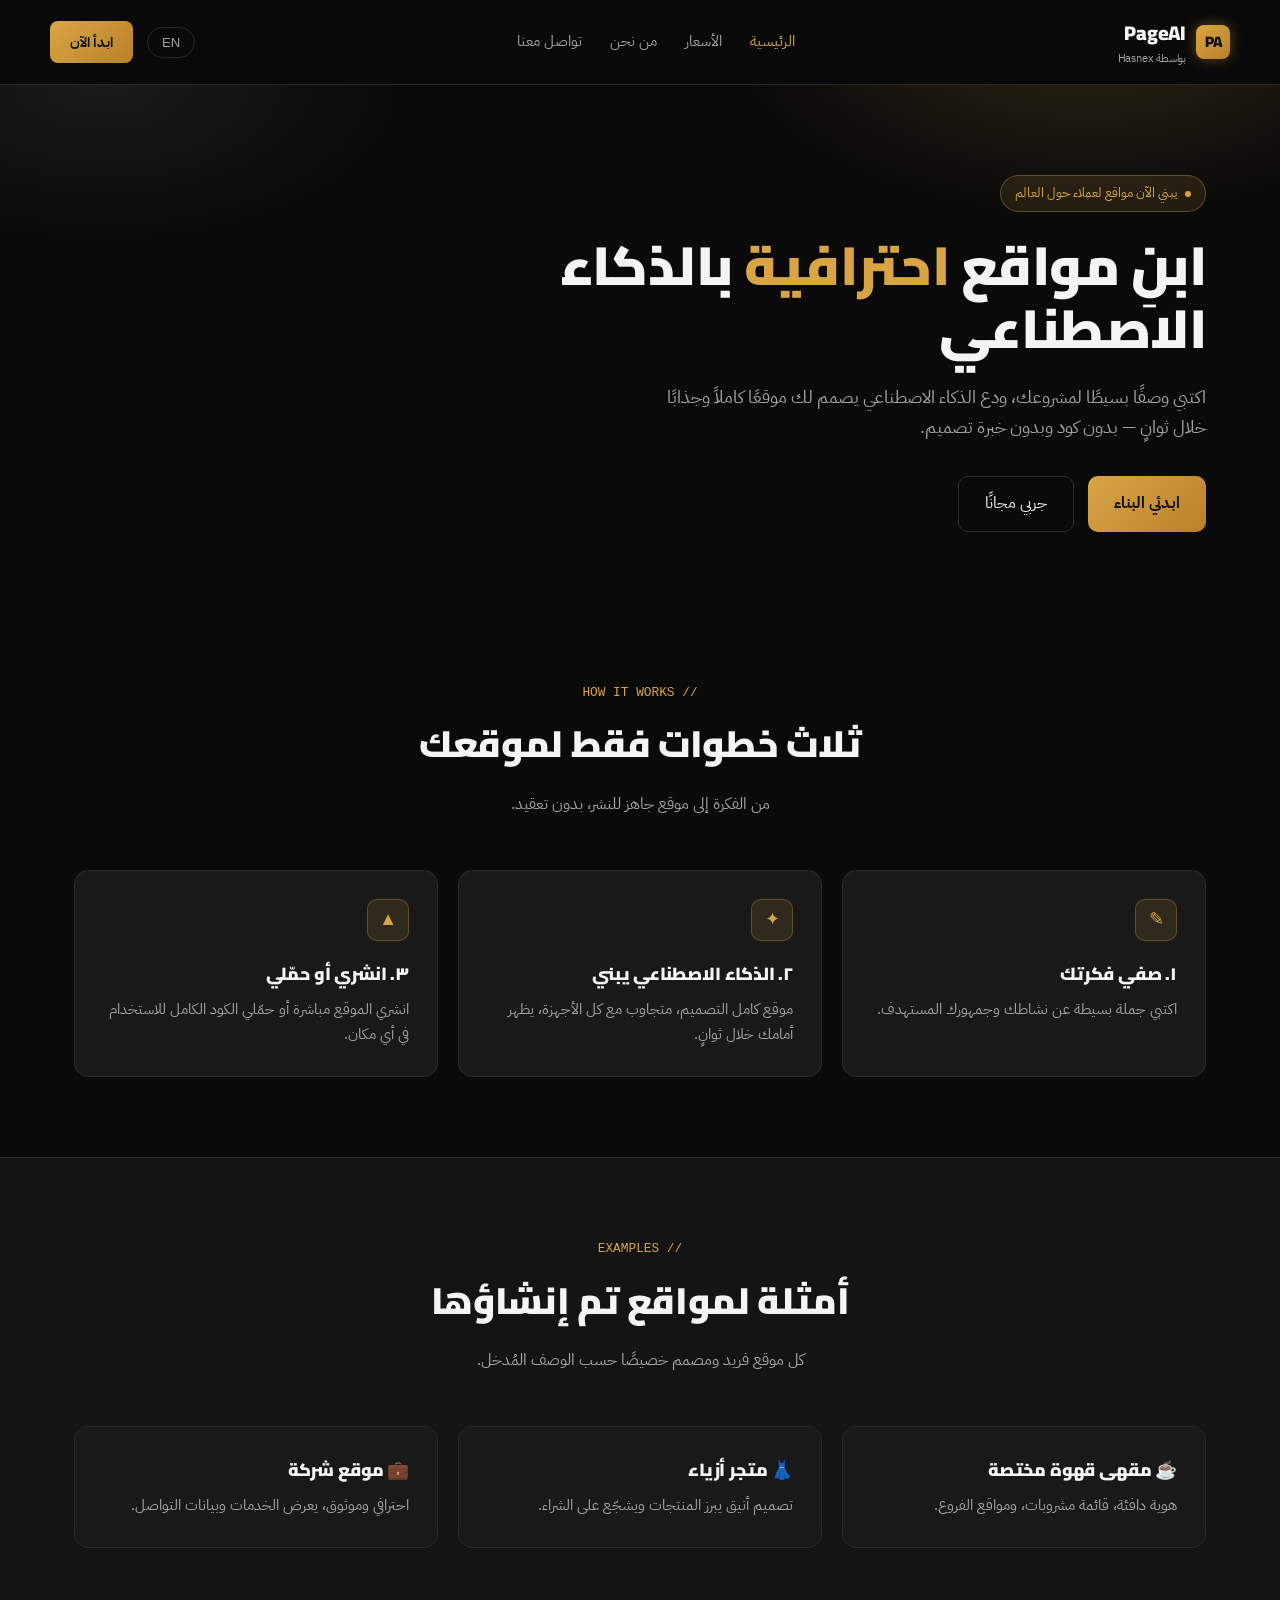
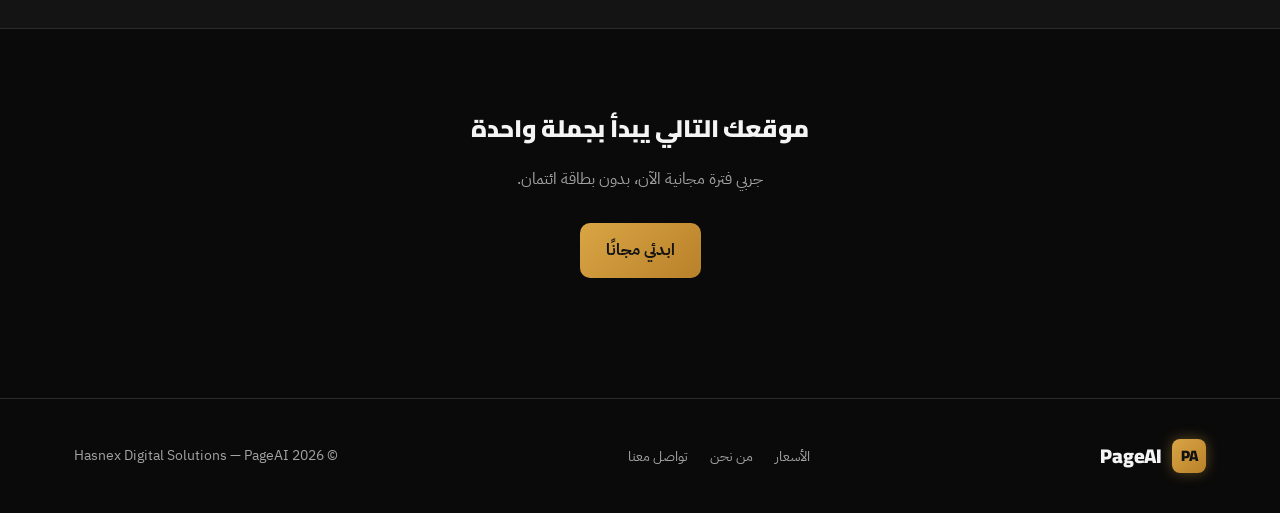
<file: index.html>
<!DOCTYPE html>
<html lang="ar" dir="rtl">
<head>
<meta charset="UTF-8">
<meta name="viewport" content="width=device-width, initial-scale=1.0">
<title>PageAI by Hasnex — Build Professional Websites with AI</title>
<link rel="preconnect" href="https://fonts.googleapis.com">
<link href="https://fonts.googleapis.com/css2?family=Cairo:wght@700;800;900&family=IBM+Plex+Sans+Arabic:wght@400;500;600&family=Poppins:wght@400;500;600;700&display=swap" rel="stylesheet">
<style>
/* ============ PageAI by Hasnex — shared styles ============ */
:root{
  --bg:#0A0A0A;
  --bg-elev:#141414;
  --bg-card:#191919;
  --line:#2B2B2B;
  --ink:#F4F4F4;
  --ink-dim:#A3A3A3;
  --gold:#D9A544;
  --gold-soft:rgba(217,165,68,.12);
  --silver:#C9CBCE;
  --danger:#FF6B6B;
  --ok:#4ADE80;
}
*{box-sizing:border-box; margin:0; padding:0;}
html{scroll-behavior:smooth;}
body{
  background:var(--bg); color:var(--ink);
  font-family:'IBM Plex Sans Arabic','Segoe UI',sans-serif;
  line-height:1.7;
}
[lang="en"] body, body.lang-en{ font-family:'Poppins','Segoe UI',sans-serif; }
h1,h2,h3,.brand{ font-family:'Cairo',sans-serif; font-weight:900; letter-spacing:-0.01em; }
a{color:inherit; text-decoration:none;}
img{max-width:100%; display:block;}
.wrap{max-width:1180px; margin:0 auto; padding:0 24px;}
ul{list-style:none;}

/* focus */
a:focus-visible, button:focus-visible, input:focus-visible, textarea:focus-visible{
  outline:2px solid var(--gold); outline-offset:2px;
}

/* ---------- NAV ---------- */
header.site{
  position:sticky; top:0; z-index:50;
  background:rgba(10,10,10,.88); backdrop-filter:blur(10px);
  border-bottom:1px solid var(--line);
}
nav.site{ display:flex; align-items:center; justify-content:space-between; padding:16px 0; }
.brand{ display:flex; align-items:center; gap:10px; font-size:1.25rem; }
.brand .mark{ width:34px; height:34px; border-radius:8px; background:linear-gradient(135deg,var(--gold),#B9812A); box-shadow:0 0 14px rgba(217,165,68,.4); display:flex; align-items:center; justify-content:center; color:#111; font-weight:900; font-size:.95rem; }
.brand small{ display:block; font-family:'IBM Plex Sans Arabic',sans-serif; font-weight:400; font-size:.68rem; color:var(--ink-dim); }

.navlinks{ display:flex; gap:28px; font-size:.95rem; color:var(--ink-dim); }
.navlinks a:hover, .navlinks a.active{ color:var(--gold); }
.nav-right{ display:flex; align-items:center; gap:14px; }
.lang-toggle{
  border:1px solid var(--line); background:transparent; color:var(--ink-dim);
  padding:7px 14px; border-radius:100px; font-size:.82rem; cursor:pointer;
}
.lang-toggle:hover{ border-color:var(--gold); color:var(--gold); }
.nav-cta{ background:linear-gradient(135deg,var(--gold),#B9812A); color:#141414; font-weight:700; padding:9px 20px; border-radius:8px; font-size:.9rem; }
.navlinks-mobile{ display:none; }

@media (max-width:900px){
  .navlinks{ display:none; }
}

/* ---------- BUTTONS ---------- */
.btn-primary{
  background:linear-gradient(135deg,var(--gold),#B9812A); color:#141414; font-weight:700;
  padding:14px 26px; border-radius:10px; font-size:1rem; border:none; cursor:pointer;
  transition:transform .15s ease, box-shadow .15s ease; display:inline-block;
}
.btn-primary:hover{ transform:translateY(-2px); box-shadow:0 10px 28px rgba(217,165,68,.28); }
.btn-primary:disabled{ opacity:.5; cursor:not-allowed; transform:none; box-shadow:none; }
.btn-ghost{
  border:1px solid var(--line); color:var(--ink); padding:13px 26px; border-radius:10px;
  font-size:1rem; transition:border-color .15s ease, background .15s ease; display:inline-block; background:transparent; cursor:pointer;
}
.btn-ghost:hover{ border-color:var(--gold); background:var(--gold-soft); }
.btn-outline-sm{ border:1px solid var(--line); background:transparent; color:var(--ink); padding:9px 16px; border-radius:8px; font-size:.85rem; cursor:pointer; }
.btn-outline-sm:hover{ border-color:var(--gold); }

/* ---------- HERO ---------- */
.hero{ padding:90px 0 70px; position:relative; }
.hero::before{
  content:''; position:absolute; inset:0;
  background:radial-gradient(600px 300px at 85% -10%, rgba(217,165,68,.16), transparent 60%),
             radial-gradient(500px 260px at 8% 0%, rgba(201,203,206,.08), transparent 60%);
  pointer-events:none;
}
.eyebrow{
  display:inline-flex; align-items:center; gap:8px; font-size:.82rem; color:var(--gold);
  border:1px solid rgba(217,165,68,.35); background:var(--gold-soft); padding:6px 14px; border-radius:100px; margin-bottom:22px;
}
.pulse{ width:6px; height:6px; border-radius:50%; background:var(--gold); animation:pulse 1.8s ease-in-out infinite; }
@keyframes pulse{0%,100%{opacity:1;}50%{opacity:.3;}}
.hero h1{ font-size:clamp(2.1rem,4.2vw,3.4rem); line-height:1.18; margin-bottom:22px; position:relative; }
.hero h1 .accent{ color:var(--gold); }
.hero p.lead{ color:var(--ink-dim); font-size:1.1rem; max-width:560px; margin-bottom:34px; position:relative; }
.hero-actions{ display:flex; gap:14px; flex-wrap:wrap; position:relative; }

/* ---------- SECTIONS ---------- */
section{ padding:80px 0; }
.sec-head{ max-width:680px; margin:0 auto 52px; text-align:center; }
.sec-head.left{ text-align:right; margin:0 0 44px; }
.sec-head .tag{ color:var(--gold); font-family:monospace; font-size:.8rem; display:block; margin-bottom:10px; }
.sec-head h2{ font-size:clamp(1.6rem,3vw,2.3rem); margin-bottom:14px; }
.sec-head p{ color:var(--ink-dim); font-size:1.03rem; }

.grid-3{ display:grid; grid-template-columns:repeat(3,1fr); gap:20px; }
.grid-2{ display:grid; grid-template-columns:1fr 1fr; gap:20px; }
@media (max-width:900px){ .grid-3,.grid-2{ grid-template-columns:1fr; } }

.card{ background:var(--bg-card); border:1px solid var(--line); border-radius:14px; padding:28px; }
.card .icon{
  width:42px; height:42px; border-radius:10px; margin-bottom:18px; display:flex; align-items:center; justify-content:center;
  background:var(--gold-soft); border:1px solid rgba(217,165,68,.3); color:var(--gold); font-size:1.15rem;
}
.card h3{ font-size:1.1rem; margin-bottom:8px; }
.card p{ color:var(--ink-dim); font-size:.94rem; }

/* ---------- PRICING ---------- */
.price-card{
  background:var(--bg-card); border:1px solid var(--line); border-radius:16px; padding:32px; display:flex; flex-direction:column; position:relative;
}
.price-card.featured{ border-color:var(--gold); box-shadow:0 0 0 1px var(--gold), 0 20px 50px rgba(217,165,68,.12); }
.price-card.featured::before{
  content:attr(data-badge); position:absolute; top:-13px; inset-inline-start:24px; background:var(--gold); color:#141414;
  font-size:.72rem; font-weight:700; padding:4px 12px; border-radius:100px;
}
.price-card h3{ font-size:1.2rem; margin-bottom:6px; }
.price-card .price{ font-family:'Cairo'; font-size:2.2rem; font-weight:900; margin:14px 0 4px; }
.price-card .price small{ font-size:.9rem; color:var(--ink-dim); font-weight:500; }
.price-card .desc{ color:var(--ink-dim); font-size:.88rem; margin-bottom:20px; }
.price-card ul{ margin-bottom:26px; flex:1; }
.price-card li{ padding:9px 0; border-top:1px solid var(--line); font-size:.9rem; color:var(--ink-dim); display:flex; gap:9px; }
.price-card li:first-child{ border-top:none; }
.price-card li .ck{ color:var(--gold); flex-shrink:0; }

/* ---------- FORMS ---------- */
.form-card{ background:var(--bg-card); border:1px solid var(--line); border-radius:14px; padding:30px; max-width:520px; margin:0 auto; }
label{ display:block; font-size:.88rem; color:var(--ink-dim); margin-bottom:7px; }
input, textarea{
  width:100%; background:#0E0E0E; border:1px solid var(--line); color:var(--ink); border-radius:8px;
  padding:12px 14px; font-family:inherit; font-size:.95rem; margin-bottom:16px;
}
textarea{ min-height:110px; resize:vertical; }
.status-msg{ font-size:.88rem; min-height:1.4em; margin-top:8px; }
.status-msg.error{ color:var(--danger); }
.status-msg.ok{ color:var(--ok); }

/* ---------- AUTH ---------- */
.oauth-btn{
  width:100%; display:flex; align-items:center; justify-content:center; gap:10px; background:#fff; color:#222;
  font-weight:600; padding:12px; border-radius:8px; border:none; cursor:pointer; margin-bottom:18px; font-size:.95rem;
}
.divider{ display:flex; align-items:center; gap:12px; color:var(--ink-dim); font-size:.82rem; margin:18px 0; }
.divider::before,.divider::after{ content:''; flex:1; height:1px; background:var(--line); }

/* ---------- DASHBOARD ---------- */
.dash-grid{ display:grid; grid-template-columns:340px 1fr; gap:24px; align-items:start; }
@media (max-width:960px){ .dash-grid{ grid-template-columns:1fr; } }
.plan-badge{
  display:inline-flex; align-items:center; gap:6px; background:var(--gold-soft); border:1px solid rgba(217,165,68,.3);
  color:var(--gold); padding:5px 12px; border-radius:100px; font-size:.8rem; margin-bottom:16px;
}
.paywall{ border:1px dashed var(--gold); background:var(--gold-soft); border-radius:10px; padding:14px; font-size:.85rem; color:var(--ink-dim); margin-bottom:16px; }
.paywall b{ color:var(--gold); }
.mono-num{ font-family:monospace; direction:ltr; display:inline-block; color:var(--ink); background:#0E0E0E; padding:2px 8px; border-radius:5px; }
.result-bar{ display:flex; justify-content:space-between; align-items:center; margin:14px 0 10px; flex-wrap:wrap; gap:10px; }
iframe.preview{ width:100%; height:560px; border:1px solid var(--line); border-radius:10px; background:#fff; }
.spinner{ display:inline-block; width:16px; height:16px; border:2px solid rgba(217,165,68,.3); border-top-color:var(--gold); border-radius:50%; animation:spin .7s linear infinite; vertical-align:middle; margin-inline-end:8px; }
@keyframes spin{ to{ transform:rotate(360deg); } }

/* ---------- FOOTER ---------- */
footer.site{ border-top:1px solid var(--line); padding:40px 0; margin-top:40px; }
.foot-row{ display:flex; justify-content:space-between; align-items:center; flex-wrap:wrap; gap:16px; }
.foot-links{ display:flex; gap:22px; color:var(--ink-dim); font-size:.9rem; flex-wrap:wrap; }
.foot-links a:hover{ color:var(--gold); }
.copy{ color:var(--ink-dim); font-size:.85rem; }

/* reveal */
.reveal{ opacity:0; transform:translateY(16px); transition:opacity .6s ease, transform .6s ease; }
.reveal.in{ opacity:1; transform:translateY(0); }

/* language visibility helper */
[data-en]{ display:none; }
html[lang="en"] [data-ar]{ display:none; }
html[lang="en"] [data-en]{ display:inline; }
html[lang="en"] .block-en{ display:block !important; }
html[lang="ar"] .block-en{ display:none !important; }

</style>
</head>
<body>

<header class="site">
  <nav class="site wrap">
    <a href="index.html" class="brand">
      <span class="mark">PA</span>
      <span><span data-ar>PageAI</span><span data-en>PageAI</span><small><span data-ar>بواسطة Hasnex</span><span data-en>by Hasnex</span></small></span>
    </a>
    <div class="navlinks">
      <a href="index.html" class="active"><span data-ar>الرئيسية</span><span data-en>Home</span></a>
      <a href="pricing.html"><span data-ar>الأسعار</span><span data-en>Pricing</span></a>
      <a href="about.html"><span data-ar>من نحن</span><span data-en>About</span></a>
      <a href="contact.html"><span data-ar>تواصل معنا</span><span data-en>Contact</span></a>
    </div>
    <div class="nav-right">
      <button class="lang-toggle">EN</button>
      <a href="login.html" class="nav-cta"><span data-ar>ابدأ الآن</span><span data-en>Get Started</span></a>
    </div>
  </nav>
</header>

<section class="hero">
  <div class="wrap">
    <div class="eyebrow"><span class="pulse"></span> <span data-ar>يبني الآن مواقع لعملاء حول العالم</span><span data-en>Building websites for clients worldwide, right now</span></div>
    <h1 style="max-width:780px;">
      <span data-ar>ابنِ مواقع <span class="accent">احترافية</span> بالذكاء الاصطناعي</span>
      <span data-en>Build <span class="accent">Professional</span> Websites with AI</span>
    </h1>
    <p class="lead">
      <span data-ar>اكتبي وصفًا بسيطًا لمشروعك، ودع الذكاء الاصطناعي يصمم لك موقعًا كاملاً وجذابًا خلال ثوانٍ — بدون كود وبدون خبرة تصميم.</span>
      <span data-en>Describe your project in one sentence, and let AI design a complete, attractive website in seconds — no code, no design experience needed.</span>
    </p>
    <div class="hero-actions">
      <a href="login.html" class="btn-primary"><span data-ar>ابدئي البناء</span><span data-en>Start Building</span></a>
      <a href="login.html" class="btn-ghost"><span data-ar>جربي مجانًا</span><span data-en>Try for Free</span></a>
    </div>
  </div>
</section>

<section>
  <div class="wrap">
    <div class="sec-head">
      <span class="tag">// HOW IT WORKS</span>
      <h2><span data-ar>ثلاث خطوات فقط لموقعك</span><span data-en>Just Three Steps to Your Website</span></h2>
      <p><span data-ar>من الفكرة إلى موقع جاهز للنشر، بدون تعقيد.</span><span data-en>From idea to a publish-ready website, without the complexity.</span></p>
    </div>
    <div class="grid-3">
      <div class="card reveal">
        <div class="icon">✎</div>
        <h3><span data-ar>١. صفي فكرتك</span><span data-en>1. Describe your idea</span></h3>
        <p><span data-ar>اكتبي جملة بسيطة عن نشاطك وجمهورك المستهدف.</span><span data-en>Write a simple sentence about your business and target audience.</span></p>
      </div>
      <div class="card reveal">
        <div class="icon">✦</div>
        <h3><span data-ar>٢. الذكاء الاصطناعي يبني</span><span data-en>2. AI builds it</span></h3>
        <p><span data-ar>موقع كامل التصميم، متجاوب مع كل الأجهزة، يظهر أمامك خلال ثوانٍ.</span><span data-en>A fully designed, fully responsive website appears in seconds.</span></p>
      </div>
      <div class="card reveal">
        <div class="icon">▲</div>
        <h3><span data-ar>٣. انشري أو حمّلي</span><span data-en>3. Publish or download</span></h3>
        <p><span data-ar>انشري الموقع مباشرة أو حمّلي الكود الكامل للاستخدام في أي مكان.</span><span data-en>Publish instantly or download the full code to use anywhere.</span></p>
      </div>
    </div>
  </div>
</section>

<section style="background:var(--bg-elev); border-top:1px solid var(--line); border-bottom:1px solid var(--line);">
  <div class="wrap">
    <div class="sec-head">
      <span class="tag">// EXAMPLES</span>
      <h2><span data-ar>أمثلة لمواقع تم إنشاؤها</span><span data-en>Websites Created with PageAI</span></h2>
      <p><span data-ar>كل موقع فريد ومصمم خصيصًا حسب الوصف المُدخل.</span><span data-en>Every website is unique, designed specifically around the input description.</span></p>
    </div>
    <div class="grid-3">
      <div class="card reveal">
        <h3>☕ <span data-ar>مقهى قهوة مختصة</span><span data-en>Specialty Coffee Shop</span></h3>
        <p><span data-ar>هوية دافئة، قائمة مشروبات، ومواقع الفروع.</span><span data-en>Warm identity, drinks menu, and branch locations.</span></p>
      </div>
      <div class="card reveal">
        <h3>👗 <span data-ar>متجر أزياء</span><span data-en>Fashion Store</span></h3>
        <p><span data-ar>تصميم أنيق يبرز المنتجات ويشجّع على الشراء.</span><span data-en>Elegant design that showcases products and drives sales.</span></p>
      </div>
      <div class="card reveal">
        <h3>💼 <span data-ar>موقع شركة</span><span data-en>Corporate Website</span></h3>
        <p><span data-ar>احترافي وموثوق، يعرض الخدمات وبيانات التواصل.</span><span data-en>Professional and trustworthy, showcasing services and contact info.</span></p>
      </div>
    </div>
  </div>
</section>

<section style="text-align:center;">
  <div class="wrap">
    <h2 style="margin-bottom:16px;"><span data-ar>موقعك التالي يبدأ بجملة واحدة</span><span data-en>Your next website starts with one sentence</span></h2>
    <p style="color:var(--ink-dim); max-width:520px; margin:0 auto 30px;"><span data-ar>جربي فترة مجانية الآن، بدون بطاقة ائتمان.</span><span data-en>Try it free now, no credit card required.</span></p>
    <a href="login.html" class="btn-primary"><span data-ar>ابدئي مجانًا</span><span data-en>Start for Free</span></a>
  </div>
</section>

<footer class="site">
  <div class="wrap foot-row">
    <div class="brand"><span class="mark">PA</span> PageAI</div>
    <div class="foot-links">
      <a href="pricing.html"><span data-ar>الأسعار</span><span data-en>Pricing</span></a>
      <a href="about.html"><span data-ar>من نحن</span><span data-en>About</span></a>
      <a href="contact.html"><span data-ar>تواصل معنا</span><span data-en>Contact</span></a>
    </div>
    <div class="copy">© 2026 Hasnex Digital Solutions — PageAI</div>
  </div>
</footer>

<script>
// تبديل اللغة عربي/إنجليزي، وتأثير الظهور عند التمرير — مشترك بين كل الصفحات
(function () {
  function applyLang(lang) {
    document.documentElement.setAttribute("lang", lang);
    document.documentElement.setAttribute("dir", lang === "ar" ? "rtl" : "ltr");
    localStorage.setItem("pageai_lang", lang);
    document.querySelectorAll(".lang-toggle").forEach((btn) => {
      btn.textContent = lang === "ar" ? "EN" : "AR";
    });
  }

  const saved = localStorage.getItem("pageai_lang") || "ar";
  applyLang(saved);

  document.addEventListener("DOMContentLoaded", () => {
    document.querySelectorAll(".lang-toggle").forEach((btn) => {
      btn.addEventListener("click", () => {
        const current = document.documentElement.getAttribute("lang");
        applyLang(current === "ar" ? "en" : "ar");
      });
    });

    const io = new IntersectionObserver(
      (entries) => {
        entries.forEach((e) => {
          if (e.isIntersecting) {
            e.target.classList.add("in");
            io.unobserve(e.target);
          }
        });
      },
      { threshold: 0.15 }
    );
    document.querySelectorAll(".reveal").forEach((el) => io.observe(el));
  });
})();

</script>
</body>
</html>
</file>
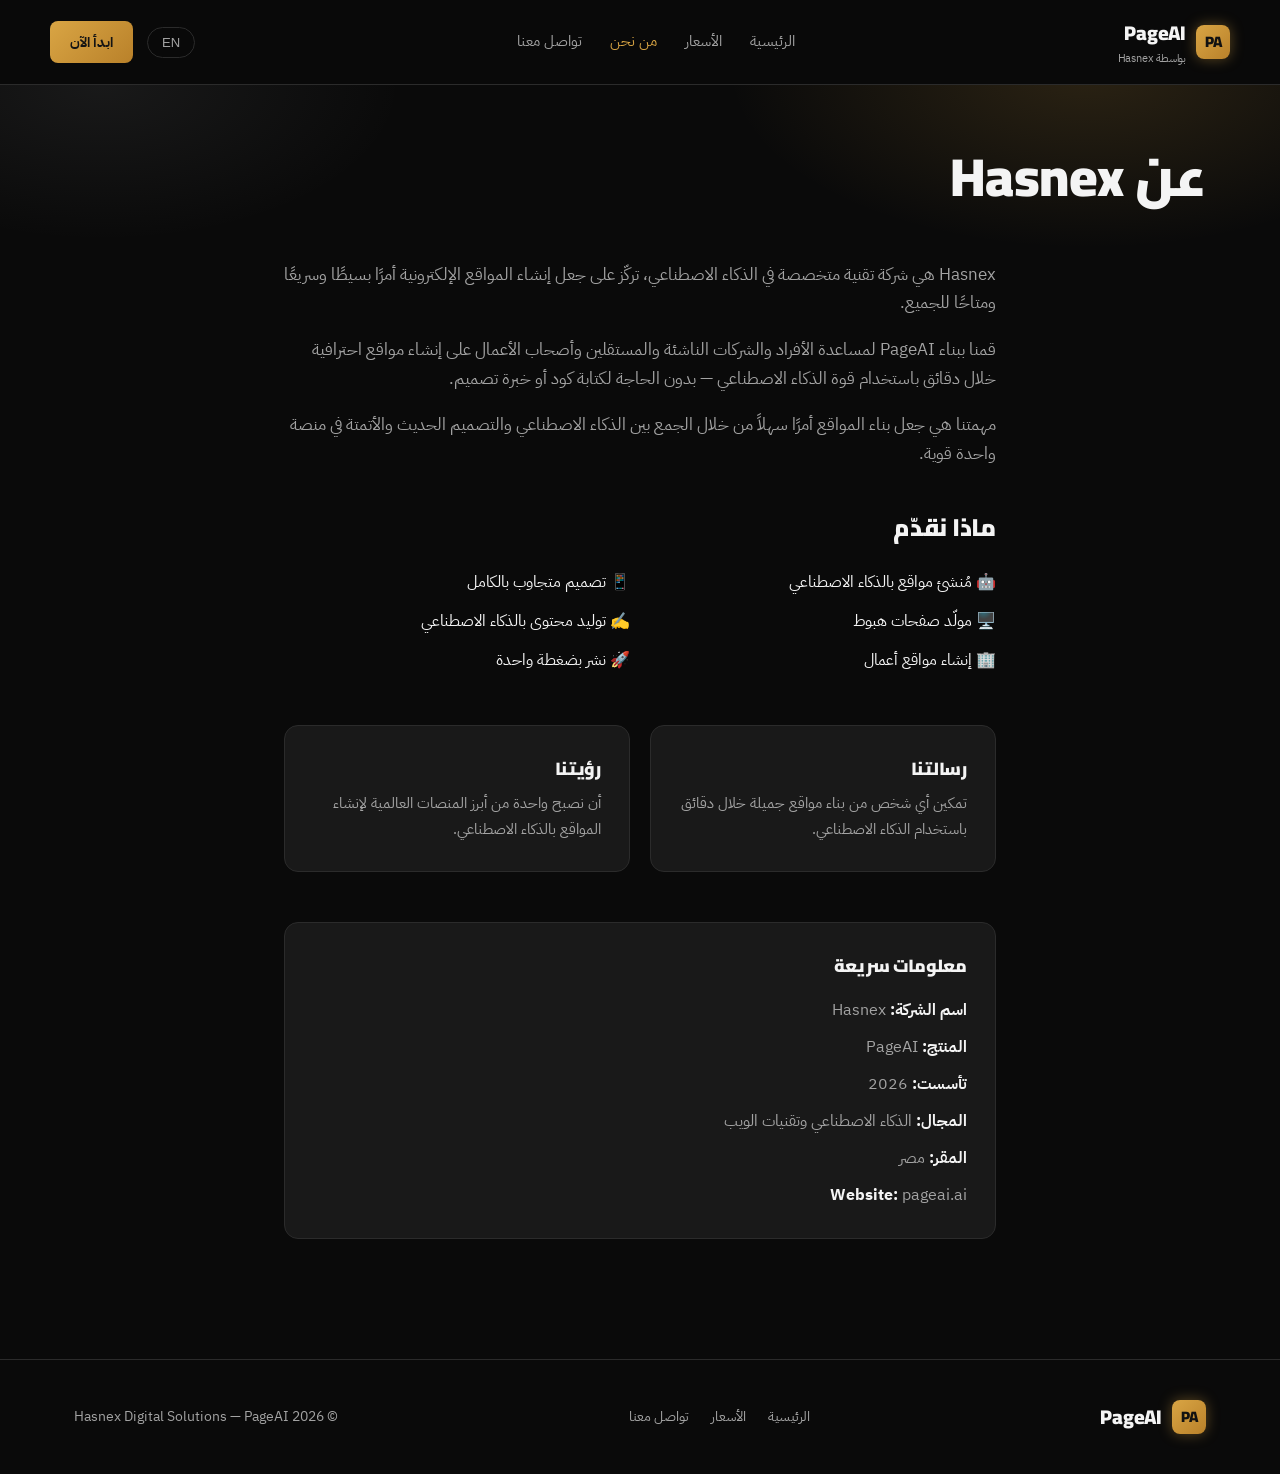
<file: about.html>
<!DOCTYPE html>
<html lang="ar" dir="rtl">
<head>
<meta charset="UTF-8">
<meta name="viewport" content="width=device-width, initial-scale=1.0">
<title>من نحن — PageAI by Hasnex</title>
<link href="https://fonts.googleapis.com/css2?family=Cairo:wght@700;800;900&family=IBM+Plex+Sans+Arabic:wght@400;500;600&family=Poppins:wght@400;500;600;700&display=swap" rel="stylesheet">
<style>
/* ============ PageAI by Hasnex — shared styles ============ */
:root{
  --bg:#0A0A0A;
  --bg-elev:#141414;
  --bg-card:#191919;
  --line:#2B2B2B;
  --ink:#F4F4F4;
  --ink-dim:#A3A3A3;
  --gold:#D9A544;
  --gold-soft:rgba(217,165,68,.12);
  --silver:#C9CBCE;
  --danger:#FF6B6B;
  --ok:#4ADE80;
}
*{box-sizing:border-box; margin:0; padding:0;}
html{scroll-behavior:smooth;}
body{
  background:var(--bg); color:var(--ink);
  font-family:'IBM Plex Sans Arabic','Segoe UI',sans-serif;
  line-height:1.7;
}
[lang="en"] body, body.lang-en{ font-family:'Poppins','Segoe UI',sans-serif; }
h1,h2,h3,.brand{ font-family:'Cairo',sans-serif; font-weight:900; letter-spacing:-0.01em; }
a{color:inherit; text-decoration:none;}
img{max-width:100%; display:block;}
.wrap{max-width:1180px; margin:0 auto; padding:0 24px;}
ul{list-style:none;}

/* focus */
a:focus-visible, button:focus-visible, input:focus-visible, textarea:focus-visible{
  outline:2px solid var(--gold); outline-offset:2px;
}

/* ---------- NAV ---------- */
header.site{
  position:sticky; top:0; z-index:50;
  background:rgba(10,10,10,.88); backdrop-filter:blur(10px);
  border-bottom:1px solid var(--line);
}
nav.site{ display:flex; align-items:center; justify-content:space-between; padding:16px 0; }
.brand{ display:flex; align-items:center; gap:10px; font-size:1.25rem; }
.brand .mark{ width:34px; height:34px; border-radius:8px; background:linear-gradient(135deg,var(--gold),#B9812A); box-shadow:0 0 14px rgba(217,165,68,.4); display:flex; align-items:center; justify-content:center; color:#111; font-weight:900; font-size:.95rem; }
.brand small{ display:block; font-family:'IBM Plex Sans Arabic',sans-serif; font-weight:400; font-size:.68rem; color:var(--ink-dim); }

.navlinks{ display:flex; gap:28px; font-size:.95rem; color:var(--ink-dim); }
.navlinks a:hover, .navlinks a.active{ color:var(--gold); }
.nav-right{ display:flex; align-items:center; gap:14px; }
.lang-toggle{
  border:1px solid var(--line); background:transparent; color:var(--ink-dim);
  padding:7px 14px; border-radius:100px; font-size:.82rem; cursor:pointer;
}
.lang-toggle:hover{ border-color:var(--gold); color:var(--gold); }
.nav-cta{ background:linear-gradient(135deg,var(--gold),#B9812A); color:#141414; font-weight:700; padding:9px 20px; border-radius:8px; font-size:.9rem; }
.navlinks-mobile{ display:none; }

@media (max-width:900px){
  .navlinks{ display:none; }
}

/* ---------- BUTTONS ---------- */
.btn-primary{
  background:linear-gradient(135deg,var(--gold),#B9812A); color:#141414; font-weight:700;
  padding:14px 26px; border-radius:10px; font-size:1rem; border:none; cursor:pointer;
  transition:transform .15s ease, box-shadow .15s ease; display:inline-block;
}
.btn-primary:hover{ transform:translateY(-2px); box-shadow:0 10px 28px rgba(217,165,68,.28); }
.btn-primary:disabled{ opacity:.5; cursor:not-allowed; transform:none; box-shadow:none; }
.btn-ghost{
  border:1px solid var(--line); color:var(--ink); padding:13px 26px; border-radius:10px;
  font-size:1rem; transition:border-color .15s ease, background .15s ease; display:inline-block; background:transparent; cursor:pointer;
}
.btn-ghost:hover{ border-color:var(--gold); background:var(--gold-soft); }
.btn-outline-sm{ border:1px solid var(--line); background:transparent; color:var(--ink); padding:9px 16px; border-radius:8px; font-size:.85rem; cursor:pointer; }
.btn-outline-sm:hover{ border-color:var(--gold); }

/* ---------- HERO ---------- */
.hero{ padding:90px 0 70px; position:relative; }
.hero::before{
  content:''; position:absolute; inset:0;
  background:radial-gradient(600px 300px at 85% -10%, rgba(217,165,68,.16), transparent 60%),
             radial-gradient(500px 260px at 8% 0%, rgba(201,203,206,.08), transparent 60%);
  pointer-events:none;
}
.eyebrow{
  display:inline-flex; align-items:center; gap:8px; font-size:.82rem; color:var(--gold);
  border:1px solid rgba(217,165,68,.35); background:var(--gold-soft); padding:6px 14px; border-radius:100px; margin-bottom:22px;
}
.pulse{ width:6px; height:6px; border-radius:50%; background:var(--gold); animation:pulse 1.8s ease-in-out infinite; }
@keyframes pulse{0%,100%{opacity:1;}50%{opacity:.3;}}
.hero h1{ font-size:clamp(2.1rem,4.2vw,3.4rem); line-height:1.18; margin-bottom:22px; position:relative; }
.hero h1 .accent{ color:var(--gold); }
.hero p.lead{ color:var(--ink-dim); font-size:1.1rem; max-width:560px; margin-bottom:34px; position:relative; }
.hero-actions{ display:flex; gap:14px; flex-wrap:wrap; position:relative; }

/* ---------- SECTIONS ---------- */
section{ padding:80px 0; }
.sec-head{ max-width:680px; margin:0 auto 52px; text-align:center; }
.sec-head.left{ text-align:right; margin:0 0 44px; }
.sec-head .tag{ color:var(--gold); font-family:monospace; font-size:.8rem; display:block; margin-bottom:10px; }
.sec-head h2{ font-size:clamp(1.6rem,3vw,2.3rem); margin-bottom:14px; }
.sec-head p{ color:var(--ink-dim); font-size:1.03rem; }

.grid-3{ display:grid; grid-template-columns:repeat(3,1fr); gap:20px; }
.grid-2{ display:grid; grid-template-columns:1fr 1fr; gap:20px; }
@media (max-width:900px){ .grid-3,.grid-2{ grid-template-columns:1fr; } }

.card{ background:var(--bg-card); border:1px solid var(--line); border-radius:14px; padding:28px; }
.card .icon{
  width:42px; height:42px; border-radius:10px; margin-bottom:18px; display:flex; align-items:center; justify-content:center;
  background:var(--gold-soft); border:1px solid rgba(217,165,68,.3); color:var(--gold); font-size:1.15rem;
}
.card h3{ font-size:1.1rem; margin-bottom:8px; }
.card p{ color:var(--ink-dim); font-size:.94rem; }

/* ---------- PRICING ---------- */
.price-card{
  background:var(--bg-card); border:1px solid var(--line); border-radius:16px; padding:32px; display:flex; flex-direction:column; position:relative;
}
.price-card.featured{ border-color:var(--gold); box-shadow:0 0 0 1px var(--gold), 0 20px 50px rgba(217,165,68,.12); }
.price-card.featured::before{
  content:attr(data-badge); position:absolute; top:-13px; inset-inline-start:24px; background:var(--gold); color:#141414;
  font-size:.72rem; font-weight:700; padding:4px 12px; border-radius:100px;
}
.price-card h3{ font-size:1.2rem; margin-bottom:6px; }
.price-card .price{ font-family:'Cairo'; font-size:2.2rem; font-weight:900; margin:14px 0 4px; }
.price-card .price small{ font-size:.9rem; color:var(--ink-dim); font-weight:500; }
.price-card .desc{ color:var(--ink-dim); font-size:.88rem; margin-bottom:20px; }
.price-card ul{ margin-bottom:26px; flex:1; }
.price-card li{ padding:9px 0; border-top:1px solid var(--line); font-size:.9rem; color:var(--ink-dim); display:flex; gap:9px; }
.price-card li:first-child{ border-top:none; }
.price-card li .ck{ color:var(--gold); flex-shrink:0; }

/* ---------- FORMS ---------- */
.form-card{ background:var(--bg-card); border:1px solid var(--line); border-radius:14px; padding:30px; max-width:520px; margin:0 auto; }
label{ display:block; font-size:.88rem; color:var(--ink-dim); margin-bottom:7px; }
input, textarea{
  width:100%; background:#0E0E0E; border:1px solid var(--line); color:var(--ink); border-radius:8px;
  padding:12px 14px; font-family:inherit; font-size:.95rem; margin-bottom:16px;
}
textarea{ min-height:110px; resize:vertical; }
.status-msg{ font-size:.88rem; min-height:1.4em; margin-top:8px; }
.status-msg.error{ color:var(--danger); }
.status-msg.ok{ color:var(--ok); }

/* ---------- AUTH ---------- */
.oauth-btn{
  width:100%; display:flex; align-items:center; justify-content:center; gap:10px; background:#fff; color:#222;
  font-weight:600; padding:12px; border-radius:8px; border:none; cursor:pointer; margin-bottom:18px; font-size:.95rem;
}
.divider{ display:flex; align-items:center; gap:12px; color:var(--ink-dim); font-size:.82rem; margin:18px 0; }
.divider::before,.divider::after{ content:''; flex:1; height:1px; background:var(--line); }

/* ---------- DASHBOARD ---------- */
.dash-grid{ display:grid; grid-template-columns:340px 1fr; gap:24px; align-items:start; }
@media (max-width:960px){ .dash-grid{ grid-template-columns:1fr; } }
.plan-badge{
  display:inline-flex; align-items:center; gap:6px; background:var(--gold-soft); border:1px solid rgba(217,165,68,.3);
  color:var(--gold); padding:5px 12px; border-radius:100px; font-size:.8rem; margin-bottom:16px;
}
.paywall{ border:1px dashed var(--gold); background:var(--gold-soft); border-radius:10px; padding:14px; font-size:.85rem; color:var(--ink-dim); margin-bottom:16px; }
.paywall b{ color:var(--gold); }
.mono-num{ font-family:monospace; direction:ltr; display:inline-block; color:var(--ink); background:#0E0E0E; padding:2px 8px; border-radius:5px; }
.result-bar{ display:flex; justify-content:space-between; align-items:center; margin:14px 0 10px; flex-wrap:wrap; gap:10px; }
iframe.preview{ width:100%; height:560px; border:1px solid var(--line); border-radius:10px; background:#fff; }
.spinner{ display:inline-block; width:16px; height:16px; border:2px solid rgba(217,165,68,.3); border-top-color:var(--gold); border-radius:50%; animation:spin .7s linear infinite; vertical-align:middle; margin-inline-end:8px; }
@keyframes spin{ to{ transform:rotate(360deg); } }

/* ---------- FOOTER ---------- */
footer.site{ border-top:1px solid var(--line); padding:40px 0; margin-top:40px; }
.foot-row{ display:flex; justify-content:space-between; align-items:center; flex-wrap:wrap; gap:16px; }
.foot-links{ display:flex; gap:22px; color:var(--ink-dim); font-size:.9rem; flex-wrap:wrap; }
.foot-links a:hover{ color:var(--gold); }
.copy{ color:var(--ink-dim); font-size:.85rem; }

/* reveal */
.reveal{ opacity:0; transform:translateY(16px); transition:opacity .6s ease, transform .6s ease; }
.reveal.in{ opacity:1; transform:translateY(0); }

/* language visibility helper */
[data-en]{ display:none; }
html[lang="en"] [data-ar]{ display:none; }
html[lang="en"] [data-en]{ display:inline; }
html[lang="en"] .block-en{ display:block !important; }
html[lang="ar"] .block-en{ display:none !important; }

</style>
</head>
<body>

<header class="site">
  <nav class="site wrap">
    <a href="index.html" class="brand"><span class="mark">PA</span><span><span data-ar>PageAI</span><span data-en>PageAI</span><small><span data-ar>بواسطة Hasnex</span><span data-en>by Hasnex</span></small></span></a>
    <div class="navlinks">
      <a href="index.html"><span data-ar>الرئيسية</span><span data-en>Home</span></a>
      <a href="pricing.html"><span data-ar>الأسعار</span><span data-en>Pricing</span></a>
      <a href="about.html" class="active"><span data-ar>من نحن</span><span data-en>About</span></a>
      <a href="contact.html"><span data-ar>تواصل معنا</span><span data-en>Contact</span></a>
    </div>
    <div class="nav-right">
      <button class="lang-toggle">EN</button>
      <a href="login.html" class="nav-cta"><span data-ar>ابدأ الآن</span><span data-en>Get Started</span></a>
    </div>
  </nav>
</header>

<section class="hero" style="padding:60px 0 20px;">
  <div class="wrap">
    <h1><span data-ar>عن Hasnex</span><span data-en>About Hasnex</span></h1>
  </div>
</section>

<section style="padding-top:10px;">
  <div class="wrap" style="max-width:760px;">

    <p style="color:var(--ink-dim); font-size:1.05rem; margin-bottom:18px;" data-ar>
      Hasnex هي شركة تقنية متخصصة في الذكاء الاصطناعي، تركّز على جعل إنشاء المواقع الإلكترونية أمرًا بسيطًا وسريعًا ومتاحًا للجميع.
    </p>
    <p style="color:var(--ink-dim); font-size:1.05rem; margin-bottom:18px;" data-en>
      Hasnex is an AI technology company focused on making website creation simple, fast, and accessible for everyone.
    </p>

    <p style="color:var(--ink-dim); font-size:1.05rem; margin-bottom:18px;" data-ar>
      قمنا ببناء PageAI لمساعدة الأفراد والشركات الناشئة والمستقلين وأصحاب الأعمال على إنشاء مواقع احترافية خلال دقائق باستخدام قوة الذكاء الاصطناعي — بدون الحاجة لكتابة كود أو خبرة تصميم.
    </p>
    <p style="color:var(--ink-dim); font-size:1.05rem; margin-bottom:18px;" data-en>
      We built PageAI to help individuals, startups, freelancers, and businesses create professional websites in minutes using the power of artificial intelligence — without coding or design experience.
    </p>

    <p style="color:var(--ink-dim); font-size:1.05rem; margin-bottom:40px;" data-ar>
      مهمتنا هي جعل بناء المواقع أمرًا سهلاً من خلال الجمع بين الذكاء الاصطناعي والتصميم الحديث والأتمتة في منصة واحدة قوية.
    </p>
    <p style="color:var(--ink-dim); font-size:1.05rem; margin-bottom:40px;" data-en>
      Our mission is to make web creation effortless by combining AI, modern design, and automation into one powerful platform.
    </p>

    <h2 style="margin-bottom:20px;"><span data-ar>ماذا نقدّم</span><span data-en>What We Do</span></h2>
    <div class="grid-2 reveal" style="margin-bottom:50px;">
      <ul style="display:flex; flex-direction:column; gap:12px;">
        <li>🤖 <span data-ar>مُنشئ مواقع بالذكاء الاصطناعي</span><span data-en>AI Website Builder</span></li>
        <li>🖥️ <span data-ar>مولّد صفحات هبوط</span><span data-en>Landing Page Generator</span></li>
        <li>🏢 <span data-ar>إنشاء مواقع أعمال</span><span data-en>Business Website Creation</span></li>
      </ul>
      <ul style="display:flex; flex-direction:column; gap:12px;">
        <li>📱 <span data-ar>تصميم متجاوب بالكامل</span><span data-en>Responsive Web Design</span></li>
        <li>✍️ <span data-ar>توليد محتوى بالذكاء الاصطناعي</span><span data-en>AI Content Generation</span></li>
        <li>🚀 <span data-ar>نشر بضغطة واحدة</span><span data-en>One-Click Publishing</span></li>
      </ul>
    </div>

    <div class="grid-2" style="margin-bottom:50px;">
      <div class="card reveal">
        <h3><span data-ar>رسالتنا</span><span data-en>Our Mission</span></h3>
        <p><span data-ar>تمكين أي شخص من بناء مواقع جميلة خلال دقائق باستخدام الذكاء الاصطناعي.</span><span data-en>Empower anyone to build beautiful websites in minutes with AI.</span></p>
      </div>
      <div class="card reveal">
        <h3><span data-ar>رؤيتنا</span><span data-en>Our Vision</span></h3>
        <p><span data-ar>أن نصبح واحدة من أبرز المنصات العالمية لإنشاء المواقع بالذكاء الاصطناعي.</span><span data-en>To become one of the world's leading AI-powered website creation platforms.</span></p>
      </div>
    </div>

    <div class="card reveal">
      <h3 style="margin-bottom:16px;"><span data-ar>معلومات سريعة</span><span data-en>Quick Facts</span></h3>
      <ul style="display:flex; flex-direction:column; gap:10px; color:var(--ink-dim);">
        <li><b style="color:var(--ink);"><span data-ar>اسم الشركة:</span><span data-en>Company Name:</span></b> Hasnex</li>
        <li><b style="color:var(--ink);"><span data-ar>المنتج:</span><span data-en>Product:</span></b> PageAI</li>
        <li><b style="color:var(--ink);"><span data-ar>تأسست:</span><span data-en>Founded:</span></b> 2026</li>
        <li><b style="color:var(--ink);"><span data-ar>المجال:</span><span data-en>Industry:</span></b> <span data-ar>الذكاء الاصطناعي وتقنيات الويب</span><span data-en>Artificial Intelligence &amp; Web Technology</span></li>
        <li><b style="color:var(--ink);"><span data-ar>المقر:</span><span data-en>Headquarters:</span></b> <span data-ar>مصر</span><span data-en>Egypt</span></li>
        <li><b style="color:var(--ink);">Website:</b> pageai.ai</li>
      </ul>
    </div>

  </div>
</section>

<footer class="site">
  <div class="wrap foot-row">
    <div class="brand"><span class="mark">PA</span> PageAI</div>
    <div class="foot-links">
      <a href="index.html"><span data-ar>الرئيسية</span><span data-en>Home</span></a>
      <a href="pricing.html"><span data-ar>الأسعار</span><span data-en>Pricing</span></a>
      <a href="contact.html"><span data-ar>تواصل معنا</span><span data-en>Contact</span></a>
    </div>
    <div class="copy">© 2026 Hasnex Digital Solutions — PageAI</div>
  </div>
</footer>

<script>
// تبديل اللغة عربي/إنجليزي، وتأثير الظهور عند التمرير — مشترك بين كل الصفحات
(function () {
  function applyLang(lang) {
    document.documentElement.setAttribute("lang", lang);
    document.documentElement.setAttribute("dir", lang === "ar" ? "rtl" : "ltr");
    localStorage.setItem("pageai_lang", lang);
    document.querySelectorAll(".lang-toggle").forEach((btn) => {
      btn.textContent = lang === "ar" ? "EN" : "AR";
    });
  }

  const saved = localStorage.getItem("pageai_lang") || "ar";
  applyLang(saved);

  document.addEventListener("DOMContentLoaded", () => {
    document.querySelectorAll(".lang-toggle").forEach((btn) => {
      btn.addEventListener("click", () => {
        const current = document.documentElement.getAttribute("lang");
        applyLang(current === "ar" ? "en" : "ar");
      });
    });

    const io = new IntersectionObserver(
      (entries) => {
        entries.forEach((e) => {
          if (e.isIntersecting) {
            e.target.classList.add("in");
            io.unobserve(e.target);
          }
        });
      },
      { threshold: 0.15 }
    );
    document.querySelectorAll(".reveal").forEach((el) => io.observe(el));
  });
})();

</script>
</body>
</html>
</file>
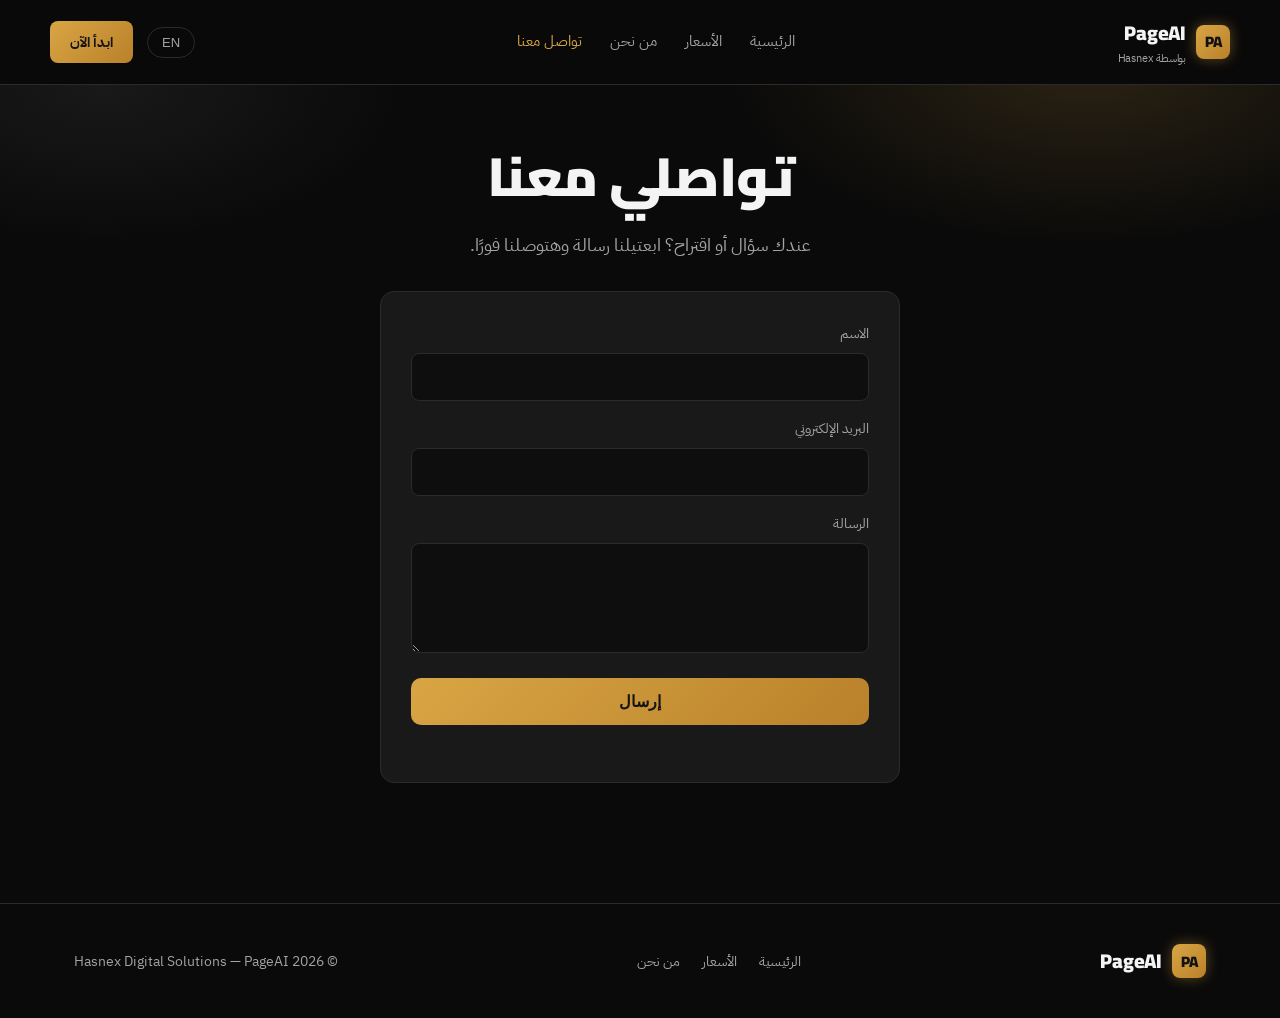
<file: contact.html>
<!DOCTYPE html>
<html lang="ar" dir="rtl">
<head>
<meta charset="UTF-8">
<meta name="viewport" content="width=device-width, initial-scale=1.0">
<title>تواصل معنا — PageAI</title>
<link href="https://fonts.googleapis.com/css2?family=Cairo:wght@700;800;900&family=IBM+Plex+Sans+Arabic:wght@400;500;600&family=Poppins:wght@400;500;600;700&display=swap" rel="stylesheet">
<style>
/* ============ PageAI by Hasnex — shared styles ============ */
:root{
  --bg:#0A0A0A;
  --bg-elev:#141414;
  --bg-card:#191919;
  --line:#2B2B2B;
  --ink:#F4F4F4;
  --ink-dim:#A3A3A3;
  --gold:#D9A544;
  --gold-soft:rgba(217,165,68,.12);
  --silver:#C9CBCE;
  --danger:#FF6B6B;
  --ok:#4ADE80;
}
*{box-sizing:border-box; margin:0; padding:0;}
html{scroll-behavior:smooth;}
body{
  background:var(--bg); color:var(--ink);
  font-family:'IBM Plex Sans Arabic','Segoe UI',sans-serif;
  line-height:1.7;
}
[lang="en"] body, body.lang-en{ font-family:'Poppins','Segoe UI',sans-serif; }
h1,h2,h3,.brand{ font-family:'Cairo',sans-serif; font-weight:900; letter-spacing:-0.01em; }
a{color:inherit; text-decoration:none;}
img{max-width:100%; display:block;}
.wrap{max-width:1180px; margin:0 auto; padding:0 24px;}
ul{list-style:none;}

/* focus */
a:focus-visible, button:focus-visible, input:focus-visible, textarea:focus-visible{
  outline:2px solid var(--gold); outline-offset:2px;
}

/* ---------- NAV ---------- */
header.site{
  position:sticky; top:0; z-index:50;
  background:rgba(10,10,10,.88); backdrop-filter:blur(10px);
  border-bottom:1px solid var(--line);
}
nav.site{ display:flex; align-items:center; justify-content:space-between; padding:16px 0; }
.brand{ display:flex; align-items:center; gap:10px; font-size:1.25rem; }
.brand .mark{ width:34px; height:34px; border-radius:8px; background:linear-gradient(135deg,var(--gold),#B9812A); box-shadow:0 0 14px rgba(217,165,68,.4); display:flex; align-items:center; justify-content:center; color:#111; font-weight:900; font-size:.95rem; }
.brand small{ display:block; font-family:'IBM Plex Sans Arabic',sans-serif; font-weight:400; font-size:.68rem; color:var(--ink-dim); }

.navlinks{ display:flex; gap:28px; font-size:.95rem; color:var(--ink-dim); }
.navlinks a:hover, .navlinks a.active{ color:var(--gold); }
.nav-right{ display:flex; align-items:center; gap:14px; }
.lang-toggle{
  border:1px solid var(--line); background:transparent; color:var(--ink-dim);
  padding:7px 14px; border-radius:100px; font-size:.82rem; cursor:pointer;
}
.lang-toggle:hover{ border-color:var(--gold); color:var(--gold); }
.nav-cta{ background:linear-gradient(135deg,var(--gold),#B9812A); color:#141414; font-weight:700; padding:9px 20px; border-radius:8px; font-size:.9rem; }
.navlinks-mobile{ display:none; }

@media (max-width:900px){
  .navlinks{ display:none; }
}

/* ---------- BUTTONS ---------- */
.btn-primary{
  background:linear-gradient(135deg,var(--gold),#B9812A); color:#141414; font-weight:700;
  padding:14px 26px; border-radius:10px; font-size:1rem; border:none; cursor:pointer;
  transition:transform .15s ease, box-shadow .15s ease; display:inline-block;
}
.btn-primary:hover{ transform:translateY(-2px); box-shadow:0 10px 28px rgba(217,165,68,.28); }
.btn-primary:disabled{ opacity:.5; cursor:not-allowed; transform:none; box-shadow:none; }
.btn-ghost{
  border:1px solid var(--line); color:var(--ink); padding:13px 26px; border-radius:10px;
  font-size:1rem; transition:border-color .15s ease, background .15s ease; display:inline-block; background:transparent; cursor:pointer;
}
.btn-ghost:hover{ border-color:var(--gold); background:var(--gold-soft); }
.btn-outline-sm{ border:1px solid var(--line); background:transparent; color:var(--ink); padding:9px 16px; border-radius:8px; font-size:.85rem; cursor:pointer; }
.btn-outline-sm:hover{ border-color:var(--gold); }

/* ---------- HERO ---------- */
.hero{ padding:90px 0 70px; position:relative; }
.hero::before{
  content:''; position:absolute; inset:0;
  background:radial-gradient(600px 300px at 85% -10%, rgba(217,165,68,.16), transparent 60%),
             radial-gradient(500px 260px at 8% 0%, rgba(201,203,206,.08), transparent 60%);
  pointer-events:none;
}
.eyebrow{
  display:inline-flex; align-items:center; gap:8px; font-size:.82rem; color:var(--gold);
  border:1px solid rgba(217,165,68,.35); background:var(--gold-soft); padding:6px 14px; border-radius:100px; margin-bottom:22px;
}
.pulse{ width:6px; height:6px; border-radius:50%; background:var(--gold); animation:pulse 1.8s ease-in-out infinite; }
@keyframes pulse{0%,100%{opacity:1;}50%{opacity:.3;}}
.hero h1{ font-size:clamp(2.1rem,4.2vw,3.4rem); line-height:1.18; margin-bottom:22px; position:relative; }
.hero h1 .accent{ color:var(--gold); }
.hero p.lead{ color:var(--ink-dim); font-size:1.1rem; max-width:560px; margin-bottom:34px; position:relative; }
.hero-actions{ display:flex; gap:14px; flex-wrap:wrap; position:relative; }

/* ---------- SECTIONS ---------- */
section{ padding:80px 0; }
.sec-head{ max-width:680px; margin:0 auto 52px; text-align:center; }
.sec-head.left{ text-align:right; margin:0 0 44px; }
.sec-head .tag{ color:var(--gold); font-family:monospace; font-size:.8rem; display:block; margin-bottom:10px; }
.sec-head h2{ font-size:clamp(1.6rem,3vw,2.3rem); margin-bottom:14px; }
.sec-head p{ color:var(--ink-dim); font-size:1.03rem; }

.grid-3{ display:grid; grid-template-columns:repeat(3,1fr); gap:20px; }
.grid-2{ display:grid; grid-template-columns:1fr 1fr; gap:20px; }
@media (max-width:900px){ .grid-3,.grid-2{ grid-template-columns:1fr; } }

.card{ background:var(--bg-card); border:1px solid var(--line); border-radius:14px; padding:28px; }
.card .icon{
  width:42px; height:42px; border-radius:10px; margin-bottom:18px; display:flex; align-items:center; justify-content:center;
  background:var(--gold-soft); border:1px solid rgba(217,165,68,.3); color:var(--gold); font-size:1.15rem;
}
.card h3{ font-size:1.1rem; margin-bottom:8px; }
.card p{ color:var(--ink-dim); font-size:.94rem; }

/* ---------- PRICING ---------- */
.price-card{
  background:var(--bg-card); border:1px solid var(--line); border-radius:16px; padding:32px; display:flex; flex-direction:column; position:relative;
}
.price-card.featured{ border-color:var(--gold); box-shadow:0 0 0 1px var(--gold), 0 20px 50px rgba(217,165,68,.12); }
.price-card.featured::before{
  content:attr(data-badge); position:absolute; top:-13px; inset-inline-start:24px; background:var(--gold); color:#141414;
  font-size:.72rem; font-weight:700; padding:4px 12px; border-radius:100px;
}
.price-card h3{ font-size:1.2rem; margin-bottom:6px; }
.price-card .price{ font-family:'Cairo'; font-size:2.2rem; font-weight:900; margin:14px 0 4px; }
.price-card .price small{ font-size:.9rem; color:var(--ink-dim); font-weight:500; }
.price-card .desc{ color:var(--ink-dim); font-size:.88rem; margin-bottom:20px; }
.price-card ul{ margin-bottom:26px; flex:1; }
.price-card li{ padding:9px 0; border-top:1px solid var(--line); font-size:.9rem; color:var(--ink-dim); display:flex; gap:9px; }
.price-card li:first-child{ border-top:none; }
.price-card li .ck{ color:var(--gold); flex-shrink:0; }

/* ---------- FORMS ---------- */
.form-card{ background:var(--bg-card); border:1px solid var(--line); border-radius:14px; padding:30px; max-width:520px; margin:0 auto; }
label{ display:block; font-size:.88rem; color:var(--ink-dim); margin-bottom:7px; }
input, textarea{
  width:100%; background:#0E0E0E; border:1px solid var(--line); color:var(--ink); border-radius:8px;
  padding:12px 14px; font-family:inherit; font-size:.95rem; margin-bottom:16px;
}
textarea{ min-height:110px; resize:vertical; }
.status-msg{ font-size:.88rem; min-height:1.4em; margin-top:8px; }
.status-msg.error{ color:var(--danger); }
.status-msg.ok{ color:var(--ok); }

/* ---------- AUTH ---------- */
.oauth-btn{
  width:100%; display:flex; align-items:center; justify-content:center; gap:10px; background:#fff; color:#222;
  font-weight:600; padding:12px; border-radius:8px; border:none; cursor:pointer; margin-bottom:18px; font-size:.95rem;
}
.divider{ display:flex; align-items:center; gap:12px; color:var(--ink-dim); font-size:.82rem; margin:18px 0; }
.divider::before,.divider::after{ content:''; flex:1; height:1px; background:var(--line); }

/* ---------- DASHBOARD ---------- */
.dash-grid{ display:grid; grid-template-columns:340px 1fr; gap:24px; align-items:start; }
@media (max-width:960px){ .dash-grid{ grid-template-columns:1fr; } }
.plan-badge{
  display:inline-flex; align-items:center; gap:6px; background:var(--gold-soft); border:1px solid rgba(217,165,68,.3);
  color:var(--gold); padding:5px 12px; border-radius:100px; font-size:.8rem; margin-bottom:16px;
}
.paywall{ border:1px dashed var(--gold); background:var(--gold-soft); border-radius:10px; padding:14px; font-size:.85rem; color:var(--ink-dim); margin-bottom:16px; }
.paywall b{ color:var(--gold); }
.mono-num{ font-family:monospace; direction:ltr; display:inline-block; color:var(--ink); background:#0E0E0E; padding:2px 8px; border-radius:5px; }
.result-bar{ display:flex; justify-content:space-between; align-items:center; margin:14px 0 10px; flex-wrap:wrap; gap:10px; }
iframe.preview{ width:100%; height:560px; border:1px solid var(--line); border-radius:10px; background:#fff; }
.spinner{ display:inline-block; width:16px; height:16px; border:2px solid rgba(217,165,68,.3); border-top-color:var(--gold); border-radius:50%; animation:spin .7s linear infinite; vertical-align:middle; margin-inline-end:8px; }
@keyframes spin{ to{ transform:rotate(360deg); } }

/* ---------- FOOTER ---------- */
footer.site{ border-top:1px solid var(--line); padding:40px 0; margin-top:40px; }
.foot-row{ display:flex; justify-content:space-between; align-items:center; flex-wrap:wrap; gap:16px; }
.foot-links{ display:flex; gap:22px; color:var(--ink-dim); font-size:.9rem; flex-wrap:wrap; }
.foot-links a:hover{ color:var(--gold); }
.copy{ color:var(--ink-dim); font-size:.85rem; }

/* reveal */
.reveal{ opacity:0; transform:translateY(16px); transition:opacity .6s ease, transform .6s ease; }
.reveal.in{ opacity:1; transform:translateY(0); }

/* language visibility helper */
[data-en]{ display:none; }
html[lang="en"] [data-ar]{ display:none; }
html[lang="en"] [data-en]{ display:inline; }
html[lang="en"] .block-en{ display:block !important; }
html[lang="ar"] .block-en{ display:none !important; }

</style>
</head>
<body>

<header class="site">
  <nav class="site wrap">
    <a href="index.html" class="brand"><span class="mark">PA</span><span><span data-ar>PageAI</span><span data-en>PageAI</span><small><span data-ar>بواسطة Hasnex</span><span data-en>by Hasnex</span></small></span></a>
    <div class="navlinks">
      <a href="index.html"><span data-ar>الرئيسية</span><span data-en>Home</span></a>
      <a href="pricing.html"><span data-ar>الأسعار</span><span data-en>Pricing</span></a>
      <a href="about.html"><span data-ar>من نحن</span><span data-en>About</span></a>
      <a href="contact.html" class="active"><span data-ar>تواصل معنا</span><span data-en>Contact</span></a>
    </div>
    <div class="nav-right">
      <button class="lang-toggle">EN</button>
      <a href="login.html" class="nav-cta"><span data-ar>ابدأ الآن</span><span data-en>Get Started</span></a>
    </div>
  </nav>
</header>

<section class="hero" style="padding:60px 0 30px; text-align:center;">
  <div class="wrap">
    <h1><span data-ar>تواصلي معنا</span><span data-en>Contact Us</span></h1>
    <p class="lead" style="margin:10px auto 0;"><span data-ar>عندك سؤال أو اقتراح؟ ابعتيلنا رسالة وهتوصلنا فورًا.</span><span data-en>Have a question or suggestion? Send us a message and it reaches us instantly.</span></p>
  </div>
</section>

<section style="padding-top:0;">
  <div class="wrap">
    <form class="form-card" id="contactForm">
      <label for="cname"><span data-ar>الاسم</span><span data-en>Name</span></label>
      <input id="cname" required>

      <label for="cemail"><span data-ar>البريد الإلكتروني</span><span data-en>Email</span></label>
      <input id="cemail" type="email" required>

      <label for="cmsg"><span data-ar>الرسالة</span><span data-en>Message</span></label>
      <textarea id="cmsg" required></textarea>

      <button type="submit" class="btn-primary" style="width:100%;" id="sendBtn"><span data-ar>إرسال</span><span data-en>Send</span></button>
      <div class="status-msg" id="cstatus"></div>
    </form>
  </div>
</section>

<footer class="site">
  <div class="wrap foot-row">
    <div class="brand"><span class="mark">PA</span> PageAI</div>
    <div class="foot-links">
      <a href="index.html"><span data-ar>الرئيسية</span><span data-en>Home</span></a>
      <a href="pricing.html"><span data-ar>الأسعار</span><span data-en>Pricing</span></a>
      <a href="about.html"><span data-ar>من نحن</span><span data-en>About</span></a>
    </div>
    <div class="copy">© 2026 Hasnex Digital Solutions — PageAI</div>
  </div>
</footer>

<script>
// تبديل اللغة عربي/إنجليزي، وتأثير الظهور عند التمرير — مشترك بين كل الصفحات
(function () {
  function applyLang(lang) {
    document.documentElement.setAttribute("lang", lang);
    document.documentElement.setAttribute("dir", lang === "ar" ? "rtl" : "ltr");
    localStorage.setItem("pageai_lang", lang);
    document.querySelectorAll(".lang-toggle").forEach((btn) => {
      btn.textContent = lang === "ar" ? "EN" : "AR";
    });
  }

  const saved = localStorage.getItem("pageai_lang") || "ar";
  applyLang(saved);

  document.addEventListener("DOMContentLoaded", () => {
    document.querySelectorAll(".lang-toggle").forEach((btn) => {
      btn.addEventListener("click", () => {
        const current = document.documentElement.getAttribute("lang");
        applyLang(current === "ar" ? "en" : "ar");
      });
    });

    const io = new IntersectionObserver(
      (entries) => {
        entries.forEach((e) => {
          if (e.isIntersecting) {
            e.target.classList.add("in");
            io.unobserve(e.target);
          }
        });
      },
      { threshold: 0.15 }
    );
    document.querySelectorAll(".reveal").forEach((el) => io.observe(el));
  });
})();

</script>
<script>
  const TELEGRAM_BOT_TOKEN = "7581398773:AAFi-E6UbJtcbXytEClyABITYrdM6DnP6kA";
  const TELEGRAM_ADMIN_CHAT_ID = "6274518836";

  document.getElementById('contactForm').addEventListener('submit', async (e) => {
    e.preventDefault();
    const btn = document.getElementById('sendBtn');
    const status = document.getElementById('cstatus');
    const name = document.getElementById('cname').value.trim();
    const email = document.getElementById('cemail').value.trim();
    const message = document.getElementById('cmsg').value.trim();

    btn.disabled = true;
    status.className = "status-msg";
    status.textContent = "";

    try {
      const res = await fetch(`https://api.telegram.org/bot${TELEGRAM_BOT_TOKEN}/sendMessage`, {
        method: 'POST',
        headers: { 'Content-Type': 'application/json' },
        body: JSON.stringify({
          chat_id: TELEGRAM_ADMIN_CHAT_ID,
          parse_mode: 'HTML',
          text: `📩 <b>رسالة تواصل جديدة من الموقع</b>\nالاسم: ${name}\nالبريد: ${email}\nالرسالة: ${message}`,
        })
      });
      if (!res.ok) throw new Error();
      status.className = "status-msg ok";
      status.textContent = document.documentElement.lang === 'en' ? "Message sent successfully ✔" : "تم إرسال رسالتك بنجاح ✔";
      e.target.reset();
    } catch {
      status.className = "status-msg error";
      status.textContent = document.documentElement.lang === 'en' ? "Failed to send. Try again." : "تعذر الإرسال، حاولي مرة أخرى.";
    } finally {
      btn.disabled = false;
    }
  });
</script>
</body>
</html>
</file>
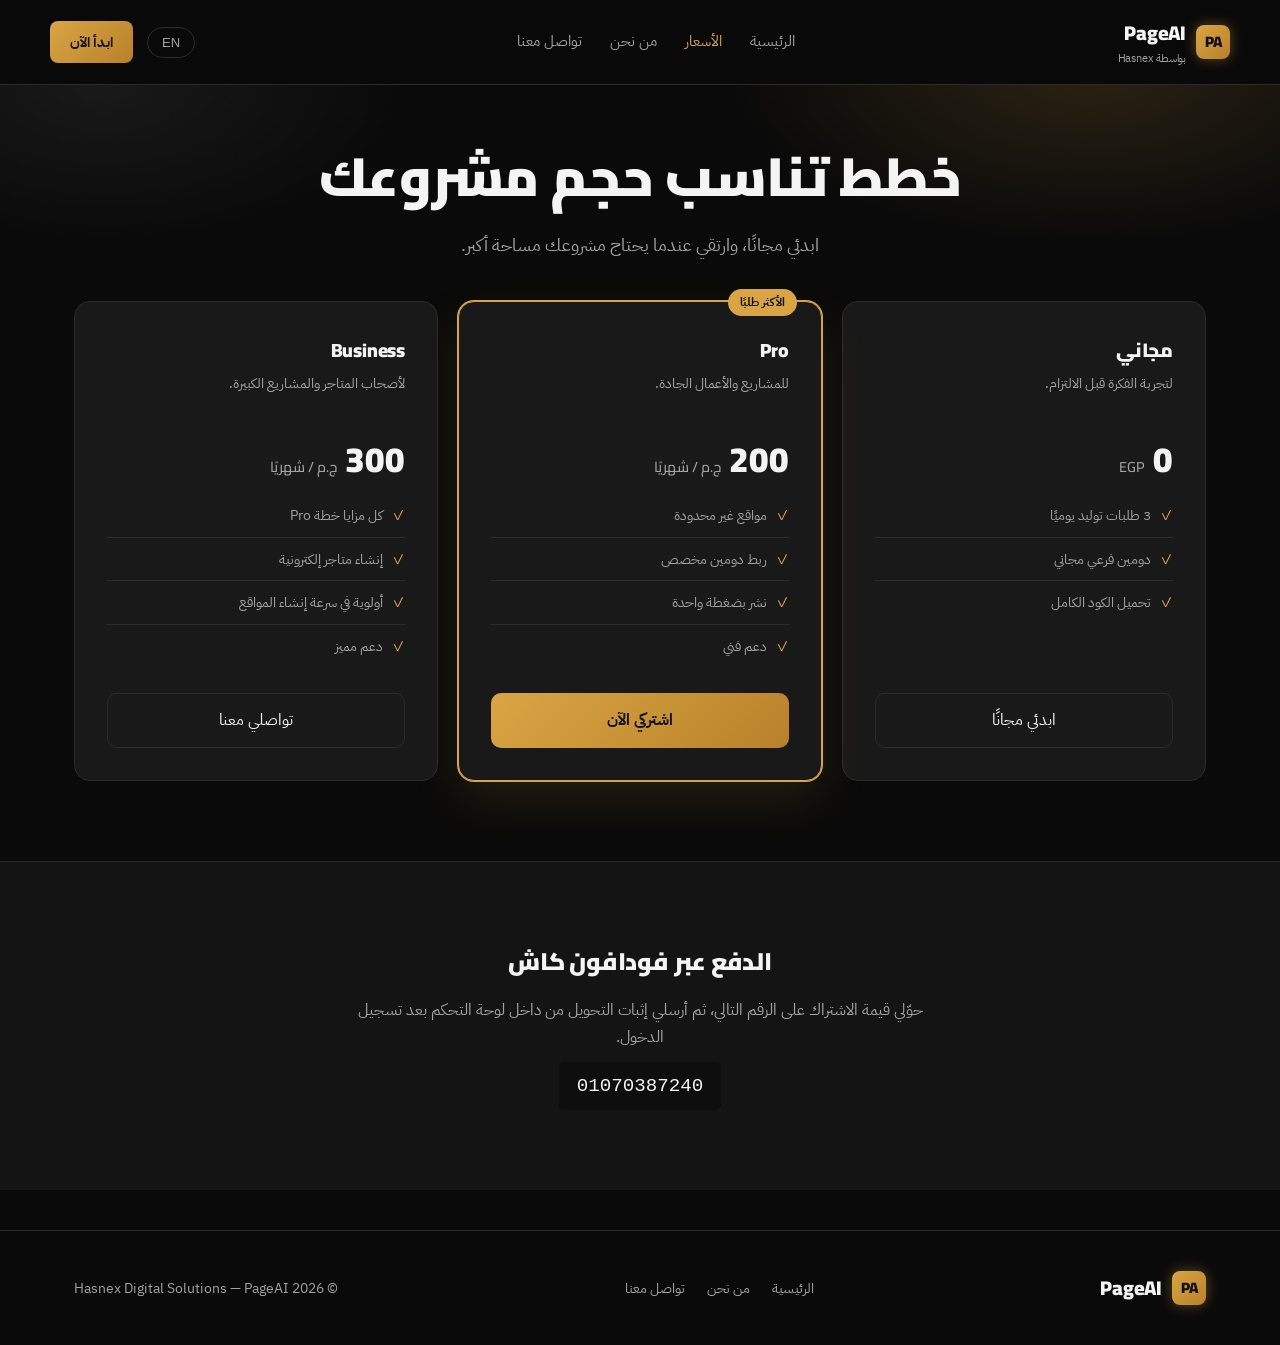
<file: pricing.html>
<!DOCTYPE html>
<html lang="ar" dir="rtl">
<head>
<meta charset="UTF-8">
<meta name="viewport" content="width=device-width, initial-scale=1.0">
<title>الأسعار — PageAI</title>
<link href="https://fonts.googleapis.com/css2?family=Cairo:wght@700;800;900&family=IBM+Plex+Sans+Arabic:wght@400;500;600&family=Poppins:wght@400;500;600;700&display=swap" rel="stylesheet">
<style>
/* ============ PageAI by Hasnex — shared styles ============ */
:root{
  --bg:#0A0A0A;
  --bg-elev:#141414;
  --bg-card:#191919;
  --line:#2B2B2B;
  --ink:#F4F4F4;
  --ink-dim:#A3A3A3;
  --gold:#D9A544;
  --gold-soft:rgba(217,165,68,.12);
  --silver:#C9CBCE;
  --danger:#FF6B6B;
  --ok:#4ADE80;
}
*{box-sizing:border-box; margin:0; padding:0;}
html{scroll-behavior:smooth;}
body{
  background:var(--bg); color:var(--ink);
  font-family:'IBM Plex Sans Arabic','Segoe UI',sans-serif;
  line-height:1.7;
}
[lang="en"] body, body.lang-en{ font-family:'Poppins','Segoe UI',sans-serif; }
h1,h2,h3,.brand{ font-family:'Cairo',sans-serif; font-weight:900; letter-spacing:-0.01em; }
a{color:inherit; text-decoration:none;}
img{max-width:100%; display:block;}
.wrap{max-width:1180px; margin:0 auto; padding:0 24px;}
ul{list-style:none;}

/* focus */
a:focus-visible, button:focus-visible, input:focus-visible, textarea:focus-visible{
  outline:2px solid var(--gold); outline-offset:2px;
}

/* ---------- NAV ---------- */
header.site{
  position:sticky; top:0; z-index:50;
  background:rgba(10,10,10,.88); backdrop-filter:blur(10px);
  border-bottom:1px solid var(--line);
}
nav.site{ display:flex; align-items:center; justify-content:space-between; padding:16px 0; }
.brand{ display:flex; align-items:center; gap:10px; font-size:1.25rem; }
.brand .mark{ width:34px; height:34px; border-radius:8px; background:linear-gradient(135deg,var(--gold),#B9812A); box-shadow:0 0 14px rgba(217,165,68,.4); display:flex; align-items:center; justify-content:center; color:#111; font-weight:900; font-size:.95rem; }
.brand small{ display:block; font-family:'IBM Plex Sans Arabic',sans-serif; font-weight:400; font-size:.68rem; color:var(--ink-dim); }

.navlinks{ display:flex; gap:28px; font-size:.95rem; color:var(--ink-dim); }
.navlinks a:hover, .navlinks a.active{ color:var(--gold); }
.nav-right{ display:flex; align-items:center; gap:14px; }
.lang-toggle{
  border:1px solid var(--line); background:transparent; color:var(--ink-dim);
  padding:7px 14px; border-radius:100px; font-size:.82rem; cursor:pointer;
}
.lang-toggle:hover{ border-color:var(--gold); color:var(--gold); }
.nav-cta{ background:linear-gradient(135deg,var(--gold),#B9812A); color:#141414; font-weight:700; padding:9px 20px; border-radius:8px; font-size:.9rem; }
.navlinks-mobile{ display:none; }

@media (max-width:900px){
  .navlinks{ display:none; }
}

/* ---------- BUTTONS ---------- */
.btn-primary{
  background:linear-gradient(135deg,var(--gold),#B9812A); color:#141414; font-weight:700;
  padding:14px 26px; border-radius:10px; font-size:1rem; border:none; cursor:pointer;
  transition:transform .15s ease, box-shadow .15s ease; display:inline-block;
}
.btn-primary:hover{ transform:translateY(-2px); box-shadow:0 10px 28px rgba(217,165,68,.28); }
.btn-primary:disabled{ opacity:.5; cursor:not-allowed; transform:none; box-shadow:none; }
.btn-ghost{
  border:1px solid var(--line); color:var(--ink); padding:13px 26px; border-radius:10px;
  font-size:1rem; transition:border-color .15s ease, background .15s ease; display:inline-block; background:transparent; cursor:pointer;
}
.btn-ghost:hover{ border-color:var(--gold); background:var(--gold-soft); }
.btn-outline-sm{ border:1px solid var(--line); background:transparent; color:var(--ink); padding:9px 16px; border-radius:8px; font-size:.85rem; cursor:pointer; }
.btn-outline-sm:hover{ border-color:var(--gold); }

/* ---------- HERO ---------- */
.hero{ padding:90px 0 70px; position:relative; }
.hero::before{
  content:''; position:absolute; inset:0;
  background:radial-gradient(600px 300px at 85% -10%, rgba(217,165,68,.16), transparent 60%),
             radial-gradient(500px 260px at 8% 0%, rgba(201,203,206,.08), transparent 60%);
  pointer-events:none;
}
.eyebrow{
  display:inline-flex; align-items:center; gap:8px; font-size:.82rem; color:var(--gold);
  border:1px solid rgba(217,165,68,.35); background:var(--gold-soft); padding:6px 14px; border-radius:100px; margin-bottom:22px;
}
.pulse{ width:6px; height:6px; border-radius:50%; background:var(--gold); animation:pulse 1.8s ease-in-out infinite; }
@keyframes pulse{0%,100%{opacity:1;}50%{opacity:.3;}}
.hero h1{ font-size:clamp(2.1rem,4.2vw,3.4rem); line-height:1.18; margin-bottom:22px; position:relative; }
.hero h1 .accent{ color:var(--gold); }
.hero p.lead{ color:var(--ink-dim); font-size:1.1rem; max-width:560px; margin-bottom:34px; position:relative; }
.hero-actions{ display:flex; gap:14px; flex-wrap:wrap; position:relative; }

/* ---------- SECTIONS ---------- */
section{ padding:80px 0; }
.sec-head{ max-width:680px; margin:0 auto 52px; text-align:center; }
.sec-head.left{ text-align:right; margin:0 0 44px; }
.sec-head .tag{ color:var(--gold); font-family:monospace; font-size:.8rem; display:block; margin-bottom:10px; }
.sec-head h2{ font-size:clamp(1.6rem,3vw,2.3rem); margin-bottom:14px; }
.sec-head p{ color:var(--ink-dim); font-size:1.03rem; }

.grid-3{ display:grid; grid-template-columns:repeat(3,1fr); gap:20px; }
.grid-2{ display:grid; grid-template-columns:1fr 1fr; gap:20px; }
@media (max-width:900px){ .grid-3,.grid-2{ grid-template-columns:1fr; } }

.card{ background:var(--bg-card); border:1px solid var(--line); border-radius:14px; padding:28px; }
.card .icon{
  width:42px; height:42px; border-radius:10px; margin-bottom:18px; display:flex; align-items:center; justify-content:center;
  background:var(--gold-soft); border:1px solid rgba(217,165,68,.3); color:var(--gold); font-size:1.15rem;
}
.card h3{ font-size:1.1rem; margin-bottom:8px; }
.card p{ color:var(--ink-dim); font-size:.94rem; }

/* ---------- PRICING ---------- */
.price-card{
  background:var(--bg-card); border:1px solid var(--line); border-radius:16px; padding:32px; display:flex; flex-direction:column; position:relative;
}
.price-card.featured{ border-color:var(--gold); box-shadow:0 0 0 1px var(--gold), 0 20px 50px rgba(217,165,68,.12); }
.price-card.featured::before{
  content:attr(data-badge); position:absolute; top:-13px; inset-inline-start:24px; background:var(--gold); color:#141414;
  font-size:.72rem; font-weight:700; padding:4px 12px; border-radius:100px;
}
.price-card h3{ font-size:1.2rem; margin-bottom:6px; }
.price-card .price{ font-family:'Cairo'; font-size:2.2rem; font-weight:900; margin:14px 0 4px; }
.price-card .price small{ font-size:.9rem; color:var(--ink-dim); font-weight:500; }
.price-card .desc{ color:var(--ink-dim); font-size:.88rem; margin-bottom:20px; }
.price-card ul{ margin-bottom:26px; flex:1; }
.price-card li{ padding:9px 0; border-top:1px solid var(--line); font-size:.9rem; color:var(--ink-dim); display:flex; gap:9px; }
.price-card li:first-child{ border-top:none; }
.price-card li .ck{ color:var(--gold); flex-shrink:0; }

/* ---------- FORMS ---------- */
.form-card{ background:var(--bg-card); border:1px solid var(--line); border-radius:14px; padding:30px; max-width:520px; margin:0 auto; }
label{ display:block; font-size:.88rem; color:var(--ink-dim); margin-bottom:7px; }
input, textarea{
  width:100%; background:#0E0E0E; border:1px solid var(--line); color:var(--ink); border-radius:8px;
  padding:12px 14px; font-family:inherit; font-size:.95rem; margin-bottom:16px;
}
textarea{ min-height:110px; resize:vertical; }
.status-msg{ font-size:.88rem; min-height:1.4em; margin-top:8px; }
.status-msg.error{ color:var(--danger); }
.status-msg.ok{ color:var(--ok); }

/* ---------- AUTH ---------- */
.oauth-btn{
  width:100%; display:flex; align-items:center; justify-content:center; gap:10px; background:#fff; color:#222;
  font-weight:600; padding:12px; border-radius:8px; border:none; cursor:pointer; margin-bottom:18px; font-size:.95rem;
}
.divider{ display:flex; align-items:center; gap:12px; color:var(--ink-dim); font-size:.82rem; margin:18px 0; }
.divider::before,.divider::after{ content:''; flex:1; height:1px; background:var(--line); }

/* ---------- DASHBOARD ---------- */
.dash-grid{ display:grid; grid-template-columns:340px 1fr; gap:24px; align-items:start; }
@media (max-width:960px){ .dash-grid{ grid-template-columns:1fr; } }
.plan-badge{
  display:inline-flex; align-items:center; gap:6px; background:var(--gold-soft); border:1px solid rgba(217,165,68,.3);
  color:var(--gold); padding:5px 12px; border-radius:100px; font-size:.8rem; margin-bottom:16px;
}
.paywall{ border:1px dashed var(--gold); background:var(--gold-soft); border-radius:10px; padding:14px; font-size:.85rem; color:var(--ink-dim); margin-bottom:16px; }
.paywall b{ color:var(--gold); }
.mono-num{ font-family:monospace; direction:ltr; display:inline-block; color:var(--ink); background:#0E0E0E; padding:2px 8px; border-radius:5px; }
.result-bar{ display:flex; justify-content:space-between; align-items:center; margin:14px 0 10px; flex-wrap:wrap; gap:10px; }
iframe.preview{ width:100%; height:560px; border:1px solid var(--line); border-radius:10px; background:#fff; }
.spinner{ display:inline-block; width:16px; height:16px; border:2px solid rgba(217,165,68,.3); border-top-color:var(--gold); border-radius:50%; animation:spin .7s linear infinite; vertical-align:middle; margin-inline-end:8px; }
@keyframes spin{ to{ transform:rotate(360deg); } }

/* ---------- FOOTER ---------- */
footer.site{ border-top:1px solid var(--line); padding:40px 0; margin-top:40px; }
.foot-row{ display:flex; justify-content:space-between; align-items:center; flex-wrap:wrap; gap:16px; }
.foot-links{ display:flex; gap:22px; color:var(--ink-dim); font-size:.9rem; flex-wrap:wrap; }
.foot-links a:hover{ color:var(--gold); }
.copy{ color:var(--ink-dim); font-size:.85rem; }

/* reveal */
.reveal{ opacity:0; transform:translateY(16px); transition:opacity .6s ease, transform .6s ease; }
.reveal.in{ opacity:1; transform:translateY(0); }

/* language visibility helper */
[data-en]{ display:none; }
html[lang="en"] [data-ar]{ display:none; }
html[lang="en"] [data-en]{ display:inline; }
html[lang="en"] .block-en{ display:block !important; }
html[lang="ar"] .block-en{ display:none !important; }

</style>
</head>
<body>

<header class="site">
  <nav class="site wrap">
    <a href="index.html" class="brand"><span class="mark">PA</span><span><span data-ar>PageAI</span><span data-en>PageAI</span><small><span data-ar>بواسطة Hasnex</span><span data-en>by Hasnex</span></small></span></a>
    <div class="navlinks">
      <a href="index.html"><span data-ar>الرئيسية</span><span data-en>Home</span></a>
      <a href="pricing.html" class="active"><span data-ar>الأسعار</span><span data-en>Pricing</span></a>
      <a href="about.html"><span data-ar>من نحن</span><span data-en>About</span></a>
      <a href="contact.html"><span data-ar>تواصل معنا</span><span data-en>Contact</span></a>
    </div>
    <div class="nav-right">
      <button class="lang-toggle">EN</button>
      <a href="login.html" class="nav-cta"><span data-ar>ابدأ الآن</span><span data-en>Get Started</span></a>
    </div>
  </nav>
</header>

<section class="hero" style="padding:60px 0 40px;">
  <div class="wrap" style="text-align:center;">
    <h1><span data-ar>خطط تناسب حجم مشروعك</span><span data-en>Plans That Fit Your Project</span></h1>
    <p class="lead" style="margin:0 auto;"><span data-ar>ابدئي مجانًا، وارتقي عندما يحتاج مشروعك مساحة أكبر.</span><span data-en>Start free, and upgrade whenever your project needs more room.</span></p>
  </div>
</section>

<section style="padding-top:0;">
  <div class="wrap grid-3">
    <div class="price-card reveal">
      <h3><span data-ar>مجاني</span><span data-en>Free</span></h3>
      <p class="desc"><span data-ar>لتجربة الفكرة قبل الالتزام.</span><span data-en>To test the idea before committing.</span></p>
      <div class="price">0 <small>EGP</small></div>
      <ul>
        <li><span class="ck">✓</span> <span data-ar>3 طلبات توليد يوميًا</span><span data-en>3 generations per day</span></li>
        <li><span class="ck">✓</span> <span data-ar>دومين فرعي مجاني</span><span data-en>Free subdomain</span></li>
        <li><span class="ck">✓</span> <span data-ar>تحميل الكود الكامل</span><span data-en>Full code download</span></li>
      </ul>
      <a href="login.html" class="btn-ghost" style="text-align:center;"><span data-ar>ابدئي مجانًا</span><span data-en>Start Free</span></a>
    </div>

    <div class="price-card featured reveal" data-badge="الأكثر طلبًا">
      <h3>Pro</h3>
      <p class="desc"><span data-ar>للمشاريع والأعمال الجادة.</span><span data-en>For serious projects and businesses.</span></p>
      <div class="price">200 <small><span data-ar>ج.م / شهريًا</span><span data-en>EGP / month</span></small></div>
      <ul>
        <li><span class="ck">✓</span> <span data-ar>مواقع غير محدودة</span><span data-en>Unlimited websites</span></li>
        <li><span class="ck">✓</span> <span data-ar>ربط دومين مخصص</span><span data-en>Custom domain connection</span></li>
        <li><span class="ck">✓</span> <span data-ar>نشر بضغطة واحدة</span><span data-en>One-click publishing</span></li>
        <li><span class="ck">✓</span> <span data-ar>دعم فني</span><span data-en>Technical support</span></li>
      </ul>
      <a href="dashboard.html?plan=pro" class="btn-primary" style="text-align:center;"><span data-ar>اشتركي الآن</span><span data-en>Subscribe Now</span></a>
    </div>

    <div class="price-card reveal">
      <h3>Business</h3>
      <p class="desc"><span data-ar>لأصحاب المتاجر والمشاريع الكبيرة.</span><span data-en>For store owners and larger projects.</span></p>
      <div class="price">300 <small><span data-ar>ج.م / شهريًا</span><span data-en>EGP / month</span></small></div>
      <ul>
        <li><span class="ck">✓</span> <span data-ar>كل مزايا خطة Pro</span><span data-en>Everything in Pro</span></li>
        <li><span class="ck">✓</span> <span data-ar>إنشاء متاجر إلكترونية</span><span data-en>E-commerce store creation</span></li>
        <li><span class="ck">✓</span> <span data-ar>أولوية في سرعة إنشاء المواقع</span><span data-en>Priority generation speed</span></li>
        <li><span class="ck">✓</span> <span data-ar>دعم مميز</span><span data-en>Premium support</span></li>
      </ul>
      <a href="dashboard.html?plan=business" class="btn-ghost" style="text-align:center;"><span data-ar>تواصلي معنا</span><span data-en>Contact Us</span></a>
    </div>
  </div>
</section>

<section style="text-align:center; background:var(--bg-elev); border-top:1px solid var(--line);">
  <div class="wrap" style="max-width:640px;">
    <h2 style="margin-bottom:14px;"><span data-ar>الدفع عبر فودافون كاش</span><span data-en>Pay with Vodafone Cash</span></h2>
    <p style="color:var(--ink-dim); margin-bottom:10px;">
      <span data-ar>حوّلي قيمة الاشتراك على الرقم التالي، ثم أرسلي إثبات التحويل من داخل لوحة التحكم بعد تسجيل الدخول.</span>
      <span data-en>Transfer the subscription amount to the number below, then submit your payment proof from the dashboard after signing in.</span>
    </p>
    <div class="mono-num" style="font-size:1.2rem; padding:8px 18px;">01070387240</div>
  </div>
</section>

<footer class="site">
  <div class="wrap foot-row">
    <div class="brand"><span class="mark">PA</span> PageAI</div>
    <div class="foot-links">
      <a href="index.html"><span data-ar>الرئيسية</span><span data-en>Home</span></a>
      <a href="about.html"><span data-ar>من نحن</span><span data-en>About</span></a>
      <a href="contact.html"><span data-ar>تواصل معنا</span><span data-en>Contact</span></a>
    </div>
    <div class="copy">© 2026 Hasnex Digital Solutions — PageAI</div>
  </div>
</footer>

<script>
// تبديل اللغة عربي/إنجليزي، وتأثير الظهور عند التمرير — مشترك بين كل الصفحات
(function () {
  function applyLang(lang) {
    document.documentElement.setAttribute("lang", lang);
    document.documentElement.setAttribute("dir", lang === "ar" ? "rtl" : "ltr");
    localStorage.setItem("pageai_lang", lang);
    document.querySelectorAll(".lang-toggle").forEach((btn) => {
      btn.textContent = lang === "ar" ? "EN" : "AR";
    });
  }

  const saved = localStorage.getItem("pageai_lang") || "ar";
  applyLang(saved);

  document.addEventListener("DOMContentLoaded", () => {
    document.querySelectorAll(".lang-toggle").forEach((btn) => {
      btn.addEventListener("click", () => {
        const current = document.documentElement.getAttribute("lang");
        applyLang(current === "ar" ? "en" : "ar");
      });
    });

    const io = new IntersectionObserver(
      (entries) => {
        entries.forEach((e) => {
          if (e.isIntersecting) {
            e.target.classList.add("in");
            io.unobserve(e.target);
          }
        });
      },
      { threshold: 0.15 }
    );
    document.querySelectorAll(".reveal").forEach((el) => io.observe(el));
  });
})();

</script>
</body>
</html>
</file>
